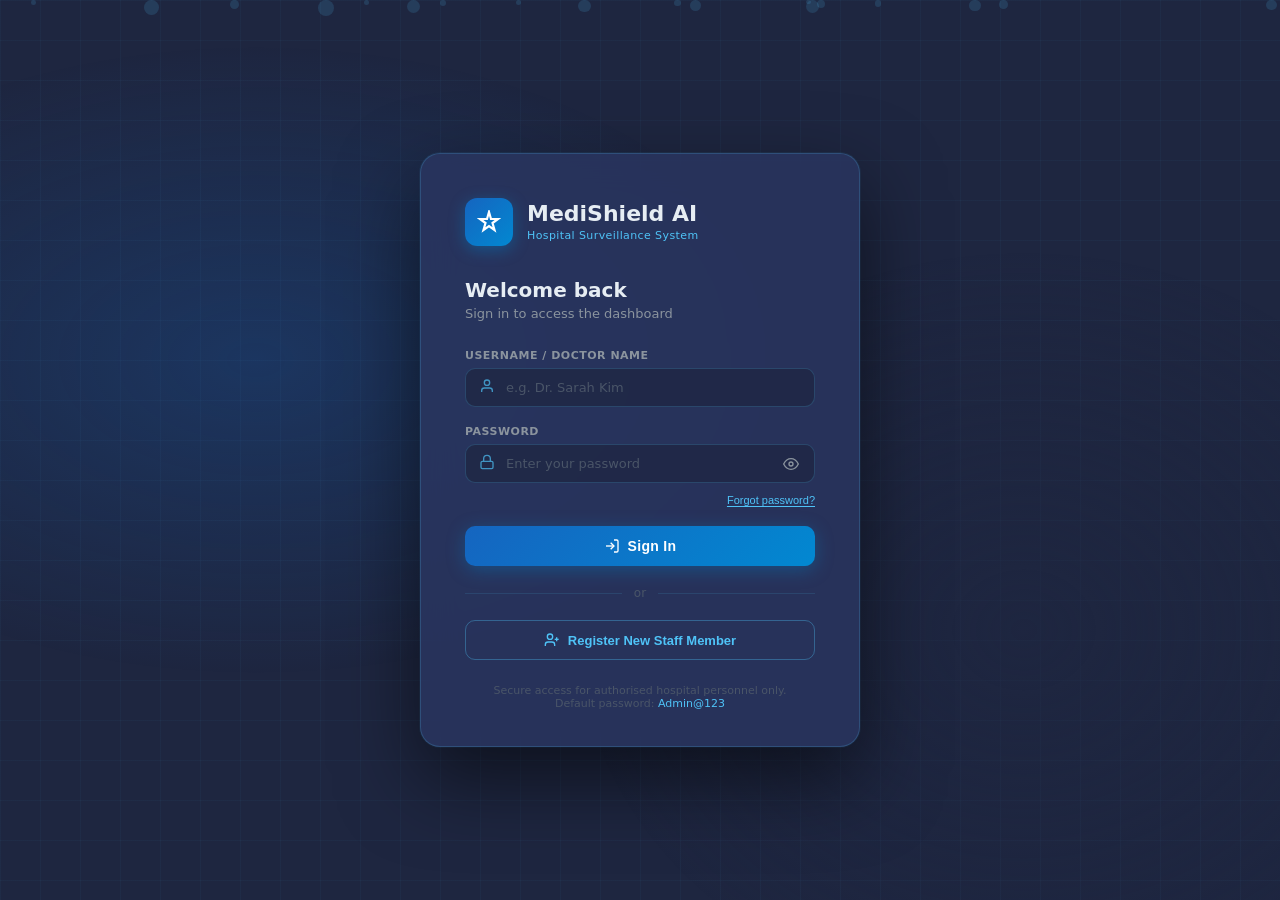
<file: minki/login.html>
<!DOCTYPE html>
<html lang="en" data-theme="dark">
<head>
  <meta charset="UTF-8" />
  <meta name="viewport" content="width=device-width, initial-scale=1.0" />
  <title>MediShield AI – Login</title>
  <style>
    /* ── Reset & Base ── */
    *, *::before, *::after { box-sizing: border-box; margin: 0; padding: 0; }
    html, body {
      height: 100%;
      font-family: 'Segoe UI', system-ui, -apple-system, sans-serif;
      background: #1e2640;
      color: #e6edf3;
      overflow: hidden;
    }

    /* ── Animated background grid ── */
    .bg-grid {
      position: fixed; inset: 0; z-index: 0;
      background-image:
        linear-gradient(rgba(79,195,247,0.04) 1px, transparent 1px),
        linear-gradient(90deg, rgba(79,195,247,0.04) 1px, transparent 1px);
      background-size: 40px 40px;
    }
    .bg-glow {
      position: fixed; inset: 0; z-index: 0;
      background:
        radial-gradient(ellipse 60% 50% at 20% 40%, rgba(21,101,192,0.25) 0%, transparent 70%),
        radial-gradient(ellipse 50% 60% at 80% 70%, rgba(30,38,64,0.6) 0%, transparent 70%);
    }

    /* ── Floating particles ── */
    .particles { position: fixed; inset: 0; z-index: 0; overflow: hidden; }
    .particle {
      position: absolute; border-radius: 50%;
      background: rgba(79,195,247,0.15);
      animation: floatUp linear infinite;
    }
    @keyframes floatUp {
      0%   { transform: translateY(100vh) scale(0); opacity: 0; }
      10%  { opacity: 1; }
      90%  { opacity: 0.6; }
      100% { transform: translateY(-10vh) scale(1); opacity: 0; }
    }

    /* ── Page layout ── */
    .page {
      position: relative; z-index: 1;
      min-height: 100vh;
      display: flex;
      align-items: center;
      justify-content: center;
      padding: 20px;
    }

    /* ── Login card ── */
    .login-card {
      background: rgba(42, 54, 96, 0.85);
      border: 1px solid rgba(79,195,247,0.2);
      border-radius: 20px;
      padding: 44px 44px 36px;
      width: 100%;
      max-width: 440px;
      backdrop-filter: blur(18px);
      box-shadow: 0 32px 80px rgba(0,0,0,0.55), 0 0 0 1px rgba(79,195,247,0.08);
      animation: cardIn 0.45s cubic-bezier(0.22,1,0.36,1) both;
    }
    @keyframes cardIn {
      from { opacity: 0; transform: translateY(28px) scale(0.97); }
      to   { opacity: 1; transform: translateY(0) scale(1); }
    }

    /* ── Brand ── */
    .brand {
      display: flex; align-items: center; gap: 14px;
      margin-bottom: 32px;
    }
    .brand-icon {
      width: 48px; height: 48px; border-radius: 12px;
      background: linear-gradient(135deg, #1565c0, #0288d1);
      display: flex; align-items: center; justify-content: center;
      flex-shrink: 0;
      box-shadow: 0 4px 16px rgba(2,136,209,0.4);
    }
    .brand-name  { font-size: 22px; font-weight: 800; color: #e6edf3; line-height: 1.1; }
    .brand-sub   { font-size: 11px; color: #4fc3f7; margin-top: 2px; letter-spacing: 0.4px; }

    .login-title { font-size: 20px; font-weight: 700; color: #e6edf3; margin-bottom: 4px; }
    .login-sub   { font-size: 13px; color: #8b949e; margin-bottom: 28px; }

    /* ── Form fields ── */
    .field { margin-bottom: 18px; }
    .field label {
      display: block; font-size: 11px; font-weight: 600;
      color: #8b949e; text-transform: uppercase; letter-spacing: 0.5px;
      margin-bottom: 6px;
    }
    .field-wrap { position: relative; }
    .field-wrap .field-icon {
      position: absolute; left: 14px; top: 50%; transform: translateY(-50%);
      color: #4fc3f7; opacity: 0.7; pointer-events: none;
    }
    .field input, .field select {
      width: 100%;
      background: rgba(30,38,64,0.7);
      border: 1px solid rgba(79,195,247,0.2);
      border-radius: 10px;
      padding: 11px 14px 11px 40px;
      font-size: 13px; color: #e6edf3;
      outline: none;
      transition: border-color 0.2s, box-shadow 0.2s;
      font-family: inherit;
    }
    .field input::placeholder { color: #4a5568; }
    .field input:focus, .field select:focus {
      border-color: #4fc3f7;
      box-shadow: 0 0 0 3px rgba(79,195,247,0.15);
    }
    .field select { appearance: none; cursor: pointer; }
    .field select option { background: #1e2640; color: #e6edf3; }

    /* password toggle */
    .pw-toggle {
      position: absolute; right: 12px; top: 50%; transform: translateY(-50%);
      background: none; border: none; color: #8b949e; cursor: pointer; padding: 4px;
      display: flex; align-items: center;
      transition: color 0.2s;
    }
    .pw-toggle:hover { color: #4fc3f7; }

    /* ── Error box ── */
    .error-box {
      display: none;
      background: rgba(244,67,54,0.12);
      border: 1px solid rgba(244,67,54,0.35);
      border-radius: 8px;
      padding: 10px 14px;
      font-size: 12px; color: #ef5350;
      margin-bottom: 16px;
    }

    /* ── Buttons ── */
    .btn-primary {
      width: 100%;
      background: linear-gradient(135deg, #1565c0, #0288d1);
      border: none; border-radius: 10px;
      color: #fff; font-size: 14px; font-weight: 700;
      padding: 12px;
      cursor: pointer;
      transition: opacity 0.2s, transform 0.1s;
      display: flex; align-items: center; justify-content: center; gap: 8px;
      letter-spacing: 0.3px;
      box-shadow: 0 4px 18px rgba(2,136,209,0.35);
    }
    .btn-primary:hover  { opacity: 0.92; }
    .btn-primary:active { transform: scale(0.98); }
    .btn-primary:disabled { opacity: 0.55; cursor: not-allowed; }

    .divider {
      display: flex; align-items: center; gap: 12px;
      margin: 20px 0;
      color: #4a5568; font-size: 12px;
    }
    .divider::before, .divider::after {
      content: ''; flex: 1; height: 1px; background: rgba(79,195,247,0.12);
    }

    .btn-register {
      width: 100%;
      background: transparent;
      border: 1px solid rgba(79,195,247,0.35);
      border-radius: 10px;
      color: #4fc3f7; font-size: 13px; font-weight: 600;
      padding: 11px;
      cursor: pointer;
      transition: background 0.2s, border-color 0.2s;
      display: flex; align-items: center; justify-content: center; gap: 8px;
    }
    .btn-register:hover {
      background: rgba(79,195,247,0.08);
      border-color: #4fc3f7;
    }

    /* ── Footer hint ── */
    .login-footer {
      margin-top: 24px; text-align: center;
      font-size: 11px; color: #4a5568;
    }
    .login-footer span { color: #4fc3f7; }

    /* ══════════════════════════════════════════════
       REGISTER MODAL
    ══════════════════════════════════════════════ */
    .reg-overlay {
      position: fixed; inset: 0;
      background: rgba(0,0,0,0.72);
      backdrop-filter: blur(6px);
      z-index: 500;
      display: flex; align-items: center; justify-content: center;
      padding: 20px;
      animation: fadeIn 0.2s ease;
    }
    .reg-overlay.hidden { display: none; }
    @keyframes fadeIn { from { opacity: 0; } to { opacity: 1; } }

    .reg-card {
      background: #232e4f;
      border: 1px solid rgba(79,195,247,0.2);
      border-radius: 18px;
      width: 100%; max-width: 520px;
      max-height: 90vh;
      overflow-y: auto;
      box-shadow: 0 32px 80px rgba(0,0,0,0.6);
      animation: cardIn 0.3s cubic-bezier(0.22,1,0.36,1) both;
    }

    .reg-header {
      display: flex; align-items: center; justify-content: space-between;
      padding: 22px 28px 16px;
      border-bottom: 1px solid rgba(79,195,247,0.12);
      background: rgba(30,38,64,0.6);
      border-radius: 18px 18px 0 0;
    }
    .reg-title { font-size: 17px; font-weight: 700; color: #e6edf3; }
    .reg-sub   { font-size: 11px; color: #8b949e; margin-top: 2px; }

    .reg-close {
      background: rgba(255,255,255,0.06);
      border: 1px solid rgba(79,195,247,0.15);
      color: #8b949e; border-radius: 8px;
      width: 32px; height: 32px;
      display: flex; align-items: center; justify-content: center;
      cursor: pointer; font-size: 16px; flex-shrink: 0;
      transition: all 0.2s;
    }
    .reg-close:hover { background: rgba(244,67,54,0.15); color: #ef5350; border-color: rgba(244,67,54,0.3); }

    .reg-body { padding: 24px 28px 28px; }

    /* role pills */
    .role-pills {
      display: flex; flex-wrap: wrap; gap: 8px;
      margin-bottom: 20px;
    }
    .role-pill {
      padding: 7px 14px; border-radius: 20px; font-size: 12px; font-weight: 600;
      border: 1px solid rgba(79,195,247,0.25);
      color: #8b949e; background: rgba(30,38,64,0.5);
      cursor: pointer; transition: all 0.2s;
      user-select: none;
    }
    .role-pill:hover  { border-color: #4fc3f7; color: #4fc3f7; }
    .role-pill.active {
      background: rgba(21,101,192,0.3);
      border-color: #4fc3f7; color: #4fc3f7;
    }

    .reg-grid {
      display: grid; grid-template-columns: 1fr 1fr; gap: 14px;
    }
    .reg-grid .full { grid-column: 1 / -1; }

    /* reuse .field styles for reg form */
    .reg-error {
      display: none;
      background: rgba(244,67,54,0.12);
      border: 1px solid rgba(244,67,54,0.35);
      border-radius: 8px;
      padding: 10px 14px;
      font-size: 12px; color: #ef5350;
      margin-bottom: 14px;
    }
    .reg-success {
      display: none;
      background: rgba(76,175,80,0.12);
      border: 1px solid rgba(76,175,80,0.35);
      border-radius: 8px;
      padding: 10px 14px;
      font-size: 12px; color: #66bb6a;
      margin-bottom: 14px;
    }

    .reg-footer {
      display: flex; justify-content: flex-end; gap: 10px; margin-top: 20px;
    }
    .btn-cancel {
      background: transparent; border: 1px solid rgba(79,195,247,0.2);
      border-radius: 10px; color: #8b949e; font-size: 13px;
      padding: 10px 20px; cursor: pointer; transition: all 0.2s;
    }
    .btn-cancel:hover { border-color: #4fc3f7; color: #4fc3f7; }

    .btn-submit {
      background: linear-gradient(135deg, #1565c0, #0288d1);
      border: none; border-radius: 10px;
      color: #fff; font-size: 13px; font-weight: 700;
      padding: 10px 24px; cursor: pointer;
      transition: opacity 0.2s;
      box-shadow: 0 4px 14px rgba(2,136,209,0.3);
    }
    .btn-submit:hover { opacity: 0.9; }
    .btn-submit:disabled { opacity: 0.5; cursor: not-allowed; }

    /* ── Scrollbar ── */
    ::-webkit-scrollbar { width: 5px; }
    ::-webkit-scrollbar-track { background: transparent; }
    ::-webkit-scrollbar-thumb { background: rgba(79,195,247,0.2); border-radius: 3px; }

    /* ── Forgot password link ── */
    .forgot-link {
      background: none; border: none; padding: 0;
      color: #4fc3f7; font-size: 11px; font-weight: 500;
      cursor: pointer; text-decoration: underline;
      text-underline-offset: 2px;
      transition: color 0.2s;
    }
    .forgot-link:hover { color: #81d4fa; }

    /* ══════════════════════════════════════════════
       FORGOT PASSWORD MODAL
    ══════════════════════════════════════════════ */
    .fp-overlay {
      position: fixed; inset: 0;
      background: rgba(0,0,0,0.72);
      backdrop-filter: blur(6px);
      z-index: 600;
      display: flex; align-items: center; justify-content: center;
      padding: 20px;
      animation: fadeIn 0.2s ease;
    }
    .fp-overlay.hidden { display: none; }

    .fp-card {
      background: #232e4f;
      border: 1px solid rgba(79,195,247,0.2);
      border-radius: 18px;
      width: 100%; max-width: 440px;
      box-shadow: 0 32px 80px rgba(0,0,0,0.6);
      overflow: hidden;
      animation: cardIn 0.3s cubic-bezier(0.22,1,0.36,1) both;
    }

    .fp-header {
      display: flex; align-items: flex-start; justify-content: space-between;
      padding: 22px 24px 16px;
      border-bottom: 1px solid rgba(79,195,247,0.1);
      background: rgba(30,38,64,0.6);
    }
    .fp-icon {
      width: 40px; height: 40px; border-radius: 10px; flex-shrink: 0;
      background: rgba(79,195,247,0.12);
      border: 1px solid rgba(79,195,247,0.2);
      display: flex; align-items: center; justify-content: center;
      color: #4fc3f7; margin-right: 12px;
    }
    .fp-title { font-size: 16px; font-weight: 700; color: #e6edf3; }
    .fp-sub   { font-size: 11px; color: #8b949e; margin-top: 3px; line-height: 1.5; }

    .fp-close {
      background: rgba(255,255,255,0.06);
      border: 1px solid rgba(79,195,247,0.15);
      color: #8b949e; border-radius: 8px;
      width: 30px; height: 30px; flex-shrink: 0;
      display: flex; align-items: center; justify-content: center;
      cursor: pointer; font-size: 15px;
      transition: all 0.2s;
    }
    .fp-close:hover { background: rgba(244,67,54,0.15); color: #ef5350; }

    .fp-body { padding: 22px 24px 24px; }

    /* Step indicator */
    .fp-steps {
      display: flex; align-items: center; gap: 0;
      margin-bottom: 22px;
    }
    .fp-step {
      display: flex; flex-direction: column; align-items: center; flex: 1;
    }
    .fp-step-dot {
      width: 28px; height: 28px; border-radius: 50%;
      display: flex; align-items: center; justify-content: center;
      font-size: 11px; font-weight: 700;
      border: 2px solid rgba(79,195,247,0.3);
      color: #4a5568; background: rgba(30,38,64,0.5);
      transition: all 0.3s;
    }
    .fp-step.active .fp-step-dot {
      border-color: #4fc3f7; color: #4fc3f7;
      background: rgba(79,195,247,0.12);
      box-shadow: 0 0 0 4px rgba(79,195,247,0.1);
    }
    .fp-step.done .fp-step-dot {
      border-color: #4caf50; color: #fff;
      background: #4caf50;
    }
    .fp-step-label {
      font-size: 9px; color: #4a5568; margin-top: 4px;
      text-transform: uppercase; letter-spacing: 0.4px; text-align: center;
    }
    .fp-step.active .fp-step-label { color: #4fc3f7; }
    .fp-step.done  .fp-step-label  { color: #4caf50; }
    .fp-step-line {
      flex: 1; height: 2px;
      background: rgba(79,195,247,0.15);
      margin-bottom: 18px; /* align with dots */
      transition: background 0.3s;
    }
    .fp-step-line.done { background: #4caf50; }

    /* step panels */
    .fp-panel { display: none; }
    .fp-panel.active { display: block; }

    .fp-error {
      display: none;
      background: rgba(244,67,54,0.12);
      border: 1px solid rgba(244,67,54,0.3);
      border-radius: 8px; padding: 9px 13px;
      font-size: 12px; color: #ef5350; margin-bottom: 14px;
    }
    .fp-success {
      display: none;
      background: rgba(76,175,80,0.12);
      border: 1px solid rgba(76,175,80,0.3);
      border-radius: 8px; padding: 9px 13px;
      font-size: 12px; color: #66bb6a; margin-bottom: 14px;
    }

    .fp-btn-row {
      display: flex; gap: 10px; justify-content: flex-end; margin-top: 18px;
    }
    .fp-btn-back {
      background: transparent; border: 1px solid rgba(79,195,247,0.2);
      border-radius: 10px; color: #8b949e; font-size: 13px;
      padding: 10px 18px; cursor: pointer; transition: all 0.2s;
    }
    .fp-btn-back:hover { border-color: #4fc3f7; color: #4fc3f7; }
    .fp-btn-next {
      background: linear-gradient(135deg, #1565c0, #0288d1);
      border: none; border-radius: 10px; color: #fff;
      font-size: 13px; font-weight: 700; padding: 10px 22px;
      cursor: pointer; transition: opacity 0.2s;
      box-shadow: 0 4px 14px rgba(2,136,209,0.3);
    }
    .fp-btn-next:hover    { opacity: 0.9; }
    .fp-btn-next:disabled { opacity: 0.5; cursor: not-allowed; }

    /* success check animation */
    .fp-check-circle {
      width: 64px; height: 64px; border-radius: 50%;
      background: rgba(76,175,80,0.15);
      border: 2px solid #4caf50;
      display: flex; align-items: center; justify-content: center;
      margin: 8px auto 16px;
      font-size: 28px;
      animation: popIn 0.4s cubic-bezier(0.22,1,0.36,1);
    }
    @keyframes popIn {
      from { transform: scale(0.5); opacity: 0; }
      to   { transform: scale(1);   opacity: 1; }
    }
  </style>
</head>
<body>

  <!-- Background layers -->
  <div class="bg-grid"></div>
  <div class="bg-glow"></div>
  <div class="particles" id="particles"></div>

  <!-- ══ LOGIN CARD ══ -->
  <div class="page">
    <div class="login-card">

      <!-- Brand -->
      <div class="brand">
        <div class="brand-icon">
          <svg width="24" height="24" viewBox="0 0 24 24" fill="none" stroke="#fff" stroke-width="2.2">
            <path d="M12 2l2 7h7l-5.5 4 2 7L12 16l-5.5 4 2-7L3 9h7z"/>
          </svg>
        </div>
        <div>
          <div class="brand-name">MediShield AI</div>
          <div class="brand-sub">Hospital Surveillance System</div>
        </div>
      </div>

      <div class="login-title">Welcome back</div>
      <div class="login-sub">Sign in to access the dashboard</div>

      <!-- Error -->
      <div class="error-box" id="loginError"></div>

      <!-- Form -->
      <form id="loginForm" onsubmit="handleLogin(event)" autocomplete="off">

        <div class="field">
          <label>Username / Doctor Name</label>
          <div class="field-wrap">
            <span class="field-icon">
              <svg width="16" height="16" viewBox="0 0 24 24" fill="none" stroke="currentColor" stroke-width="2">
                <path d="M20 21v-2a4 4 0 0 0-4-4H8a4 4 0 0 0-4 4v2"/>
                <circle cx="12" cy="7" r="4"/>
              </svg>
            </span>
            <input type="text" id="loginUsername" placeholder="e.g. Dr. Sarah Kim" required autocomplete="username" />
          </div>
        </div>

        <div class="field">
          <label>Password</label>
          <div class="field-wrap">
            <span class="field-icon">
              <svg width="16" height="16" viewBox="0 0 24 24" fill="none" stroke="currentColor" stroke-width="2">
                <rect x="3" y="11" width="18" height="11" rx="2" ry="2"/>
                <path d="M7 11V7a5 5 0 0 1 10 0v4"/>
              </svg>
            </span>
            <input type="password" id="loginPassword" placeholder="Enter your password" required autocomplete="current-password" />
            <button type="button" class="pw-toggle" onclick="togglePw('loginPassword', this)" tabindex="-1">
              <svg width="16" height="16" viewBox="0 0 24 24" fill="none" stroke="currentColor" stroke-width="2" id="eyeIcon">
                <path d="M1 12s4-8 11-8 11 8 11 8-4 8-11 8-11-8-11-8z"/>
                <circle cx="12" cy="12" r="3"/>
              </svg>
            </button>
          </div>
          <div style="text-align:right;margin-top:6px">
            <button type="button" class="forgot-link" onclick="openForgot()">Forgot password?</button>
          </div>
        </div>

        <button type="submit" class="btn-primary" id="loginBtn">
          <svg width="16" height="16" viewBox="0 0 24 24" fill="none" stroke="currentColor" stroke-width="2">
            <path d="M15 3h4a2 2 0 0 1 2 2v14a2 2 0 0 1-2 2h-4"/>
            <polyline points="10 17 15 12 10 7"/>
            <line x1="15" y1="12" x2="3" y2="12"/>
          </svg>
          Sign In
        </button>

      </form>

      <div class="divider">or</div>

      <button class="btn-register" onclick="openRegister()">
        <svg width="16" height="16" viewBox="0 0 24 24" fill="none" stroke="currentColor" stroke-width="2">
          <path d="M16 21v-2a4 4 0 0 0-4-4H6a4 4 0 0 0-4 4v2"/>
          <circle cx="9" cy="7" r="4"/>
          <line x1="19" y1="8" x2="19" y2="14"/>
          <line x1="22" y1="11" x2="16" y2="11"/>
        </svg>
        Register New Staff Member
      </button>

      <div class="login-footer">
        Secure access for authorised hospital personnel only.<br/>
        Default password: <span>Admin@123</span>
      </div>

    </div>
  </div>

  <!-- ══ REGISTER MODAL ══ -->
  <div class="reg-overlay hidden" id="regOverlay">
    <div class="reg-card">

      <div class="reg-header">
        <div>
          <div class="reg-title">Register New Staff Member</div>
          <div class="reg-sub">Add a doctor, nurse, lab assistant, or hospital member</div>
        </div>
        <button class="reg-close" onclick="closeRegister()">✕</button>
      </div>

      <div class="reg-body">

        <!-- Role selector -->
        <div style="font-size:11px;color:#8b949e;text-transform:uppercase;letter-spacing:0.5px;margin-bottom:10px;font-weight:600">Select Role</div>
        <div class="role-pills" id="rolePills">
          <div class="role-pill active" data-role="Doctor"          onclick="selectRole(this)">🩺 Doctor</div>
          <div class="role-pill"        data-role="Nurse"           onclick="selectRole(this)">💉 Nurse</div>
          <div class="role-pill"        data-role="Lab Assistant"   onclick="selectRole(this)">🔬 Lab Assistant</div>
          <div class="role-pill"        data-role="Pharmacist"      onclick="selectRole(this)">💊 Pharmacist</div>
          <div class="role-pill"        data-role="Radiologist"     onclick="selectRole(this)">🩻 Radiologist</div>
          <div class="role-pill"        data-role="Administrator"   onclick="selectRole(this)">🏥 Administrator</div>
          <div class="role-pill"        data-role="Hospital Member" onclick="selectRole(this)">👤 Hospital Member</div>
        </div>

        <div class="reg-error"   id="regError"></div>
        <div class="reg-success" id="regSuccess"></div>

        <form id="regForm" onsubmit="handleRegister(event)" autocomplete="off">

          <div class="reg-grid">

            <div class="field full">
              <label>Full Name <span style="color:#ef5350">*</span></label>
              <div class="field-wrap">
                <span class="field-icon">
                  <svg width="15" height="15" viewBox="0 0 24 24" fill="none" stroke="currentColor" stroke-width="2">
                    <path d="M20 21v-2a4 4 0 0 0-4-4H8a4 4 0 0 0-4 4v2"/>
                    <circle cx="12" cy="7" r="4"/>
                  </svg>
                </span>
                <input type="text" id="regName" placeholder="e.g. Dr. John Smith" required />
              </div>
            </div>

            <div class="field">
              <label>Department <span style="color:#ef5350">*</span></label>
              <div class="field-wrap">
                <span class="field-icon">
                  <svg width="15" height="15" viewBox="0 0 24 24" fill="none" stroke="currentColor" stroke-width="2">
                    <rect x="2" y="7" width="20" height="14" rx="2"/><path d="M16 7V5a2 2 0 0 0-2-2h-4a2 2 0 0 0-2 2v2"/>
                  </svg>
                </span>
                <select id="regDept" required style="padding-left:40px">
                  <option value="">Select department...</option>
                  <option>ICU</option>
                  <option>Emergency</option>
                  <option>General Medicine</option>
                  <option>Surgery</option>
                  <option>Cardiology</option>
                  <option>Neurology</option>
                  <option>Oncology</option>
                  <option>Paediatrics</option>
                  <option>Microbiology</option>
                  <option>Radiology</option>
                  <option>Nephrology</option>
                  <option>Gastroenterology</option>
                  <option>Respiratory</option>
                  <option>Pharmacy</option>
                  <option>Laboratory</option>
                  <option>All Departments</option>
                </select>
              </div>
            </div>

            <div class="field">
              <label>Employee ID</label>
              <div class="field-wrap">
                <span class="field-icon">
                  <svg width="15" height="15" viewBox="0 0 24 24" fill="none" stroke="currentColor" stroke-width="2">
                    <rect x="2" y="5" width="20" height="14" rx="2"/><line x1="2" y1="10" x2="22" y2="10"/>
                  </svg>
                </span>
                <input type="text" id="regEmpId" placeholder="e.g. EMP-4021" />
              </div>
            </div>

            <div class="field">
              <label>Password <span style="color:#ef5350">*</span></label>
              <div class="field-wrap">
                <span class="field-icon">
                  <svg width="15" height="15" viewBox="0 0 24 24" fill="none" stroke="currentColor" stroke-width="2">
                    <rect x="3" y="11" width="18" height="11" rx="2"/><path d="M7 11V7a5 5 0 0 1 10 0v4"/>
                  </svg>
                </span>
                <input type="password" id="regPassword" placeholder="Min. 6 characters" required />
                <button type="button" class="pw-toggle" onclick="togglePw('regPassword', this)" tabindex="-1">
                  <svg width="15" height="15" viewBox="0 0 24 24" fill="none" stroke="currentColor" stroke-width="2">
                    <path d="M1 12s4-8 11-8 11 8 11 8-4 8-11 8-11-8-11-8z"/>
                    <circle cx="12" cy="12" r="3"/>
                  </svg>
                </button>
              </div>
            </div>

            <div class="field">
              <label>Confirm Password <span style="color:#ef5350">*</span></label>
              <div class="field-wrap">
                <span class="field-icon">
                  <svg width="15" height="15" viewBox="0 0 24 24" fill="none" stroke="currentColor" stroke-width="2">
                    <rect x="3" y="11" width="18" height="11" rx="2"/><path d="M7 11V7a5 5 0 0 1 10 0v4"/>
                  </svg>
                </span>
                <input type="password" id="regConfirm" placeholder="Repeat password" required />
              </div>
            </div>

          </div>

          <div class="reg-footer">
            <button type="button" class="btn-cancel" onclick="closeRegister()">Cancel</button>
            <button type="submit" class="btn-submit" id="regSubmitBtn">Create Account</button>
          </div>

        </form>
      </div>
    </div>
  </div>

  <!-- ══ FORGOT PASSWORD MODAL ══ -->
  <div class="fp-overlay hidden" id="fpOverlay">
    <div class="fp-card">

      <div class="fp-header">
        <div style="display:flex;align-items:flex-start;gap:12px">
          <div class="fp-icon">
            <svg width="20" height="20" viewBox="0 0 24 24" fill="none" stroke="currentColor" stroke-width="2">
              <rect x="3" y="11" width="18" height="11" rx="2"/>
              <path d="M7 11V7a5 5 0 0 1 9.9-1"/>
              <line x1="12" y1="16" x2="12" y2="16.01"/>
            </svg>
          </div>
          <div>
            <div class="fp-title">Reset Password</div>
            <div class="fp-sub">Verify your identity, then set a new password.</div>
          </div>
        </div>
        <button class="fp-close" onclick="closeForgot()">✕</button>
      </div>

      <div class="fp-body">

        <!-- Step indicator -->
        <div class="fp-steps">
          <div class="fp-step active" id="fpStep1">
            <div class="fp-step-dot">1</div>
            <div class="fp-step-label">Verify</div>
          </div>
          <div class="fp-step-line" id="fpLine1"></div>
          <div class="fp-step active" id="fpStep2Ind" style="opacity:0.4">
            <div class="fp-step-dot">2</div>
            <div class="fp-step-label">New Password</div>
          </div>
          <div class="fp-step-line" id="fpLine2"></div>
          <div class="fp-step" id="fpStep3Ind" style="opacity:0.4">
            <div class="fp-step-dot">3</div>
            <div class="fp-step-label">Done</div>
          </div>
        </div>

        <!-- ── Panel 1: Identity Verification ── -->
        <div class="fp-panel active" id="fpPanel1">
          <div class="fp-error" id="fpErr1"></div>

          <div class="field">
            <label>Full Name / Username <span style="color:#ef5350">*</span></label>
            <div class="field-wrap">
              <span class="field-icon">
                <svg width="15" height="15" viewBox="0 0 24 24" fill="none" stroke="currentColor" stroke-width="2">
                  <path d="M20 21v-2a4 4 0 0 0-4-4H8a4 4 0 0 0-4 4v2"/>
                  <circle cx="12" cy="7" r="4"/>
                </svg>
              </span>
              <input type="text" id="fpUsername" placeholder="e.g. Dr. Sarah Kim" required />
            </div>
          </div>

          <div class="field">
            <label>Department <span style="color:#ef5350">*</span></label>
            <div class="field-wrap">
              <span class="field-icon">
                <svg width="15" height="15" viewBox="0 0 24 24" fill="none" stroke="currentColor" stroke-width="2">
                  <rect x="2" y="7" width="20" height="14" rx="2"/>
                  <path d="M16 7V5a2 2 0 0 0-2-2h-4a2 2 0 0 0-2 2v2"/>
                </svg>
              </span>
              <select id="fpDept" required style="padding-left:40px;width:100%;background:rgba(30,38,64,0.7);border:1px solid rgba(79,195,247,0.2);border-radius:10px;padding:11px 14px 11px 40px;font-size:13px;color:#e6edf3;outline:none;font-family:inherit;appearance:none">
                <option value="">Select your department...</option>
                <option>All Departments</option>
                <option>ICU</option>
                <option>Emergency</option>
                <option>General Medicine</option>
                <option>Surgery</option>
                <option>Cardiology</option>
                <option>Neurology</option>
                <option>Oncology</option>
                <option>Paediatrics</option>
                <option>Microbiology</option>
                <option>Radiology</option>
                <option>Nephrology</option>
                <option>Gastroenterology</option>
                <option>Respiratory</option>
                <option>Pharmacy</option>
                <option>Laboratory</option>
              </select>
            </div>
          </div>

          <div class="field">
            <label>Role <span style="color:#ef5350">*</span></label>
            <div class="field-wrap">
              <span class="field-icon">
                <svg width="15" height="15" viewBox="0 0 24 24" fill="none" stroke="currentColor" stroke-width="2">
                  <path d="M12 22s8-4 8-10V5l-8-3-8 3v7c0 6 8 10 8 10z"/>
                </svg>
              </span>
              <select id="fpRole" required style="padding-left:40px;width:100%;background:rgba(30,38,64,0.7);border:1px solid rgba(79,195,247,0.2);border-radius:10px;padding:11px 14px 11px 40px;font-size:13px;color:#e6edf3;outline:none;font-family:inherit;appearance:none">
                <option value="">Select your role...</option>
                <option>Doctor</option>
                <option>Administrator</option>
                <option>Nurse</option>
                <option>Lab Assistant</option>
                <option>Pharmacist</option>
                <option>Radiologist</option>
                <option>Hospital Member</option>
              </select>
            </div>
          </div>

          <div class="fp-btn-row">
            <button class="fp-btn-back" onclick="closeForgot()">Cancel</button>
            <button class="fp-btn-next" id="fpVerifyBtn" onclick="fpVerify()">
              Verify Identity →
            </button>
          </div>
        </div>

        <!-- ── Panel 2: Set New Password ── -->
        <div class="fp-panel" id="fpPanel2">
          <div class="fp-error" id="fpErr2"></div>

          <div style="background:rgba(76,175,80,0.08);border:1px solid rgba(76,175,80,0.25);border-radius:8px;padding:10px 14px;font-size:12px;color:#66bb6a;margin-bottom:16px;display:flex;align-items:center;gap:8px">
            <svg width="14" height="14" viewBox="0 0 24 24" fill="none" stroke="currentColor" stroke-width="2.5"><path d="M22 11.08V12a10 10 0 1 1-5.93-9.14"/><polyline points="22 4 12 14.01 9 11.01"/></svg>
            Identity verified. Set your new password below.
          </div>

          <div class="field">
            <label>New Password <span style="color:#ef5350">*</span></label>
            <div class="field-wrap">
              <span class="field-icon">
                <svg width="15" height="15" viewBox="0 0 24 24" fill="none" stroke="currentColor" stroke-width="2">
                  <rect x="3" y="11" width="18" height="11" rx="2"/>
                  <path d="M7 11V7a5 5 0 0 1 10 0v4"/>
                </svg>
              </span>
              <input type="password" id="fpNewPw" placeholder="Min. 6 characters" />
              <button type="button" class="pw-toggle" onclick="togglePw('fpNewPw', this)" tabindex="-1">
                <svg width="15" height="15" viewBox="0 0 24 24" fill="none" stroke="currentColor" stroke-width="2">
                  <path d="M1 12s4-8 11-8 11 8 11 8-4 8-11 8-11-8-11-8z"/>
                  <circle cx="12" cy="12" r="3"/>
                </svg>
              </button>
            </div>
            <!-- strength bar -->
            <div style="margin-top:8px">
              <div style="height:4px;border-radius:2px;background:rgba(79,195,247,0.1);overflow:hidden">
                <div id="fpPwStrengthBar" style="height:100%;width:0%;border-radius:2px;transition:width 0.3s,background 0.3s"></div>
              </div>
              <div id="fpPwStrengthLabel" style="font-size:10px;color:#4a5568;margin-top:4px"></div>
            </div>
          </div>

          <div class="field">
            <label>Confirm New Password <span style="color:#ef5350">*</span></label>
            <div class="field-wrap">
              <span class="field-icon">
                <svg width="15" height="15" viewBox="0 0 24 24" fill="none" stroke="currentColor" stroke-width="2">
                  <rect x="3" y="11" width="18" height="11" rx="2"/>
                  <path d="M7 11V7a5 5 0 0 1 10 0v4"/>
                </svg>
              </span>
              <input type="password" id="fpConfirmPw" placeholder="Re-enter new password" />
              <button type="button" class="pw-toggle" onclick="togglePw('fpConfirmPw', this)" tabindex="-1">
                <svg width="15" height="15" viewBox="0 0 24 24" fill="none" stroke="currentColor" stroke-width="2">
                  <path d="M1 12s4-8 11-8 11 8 11 8-4 8-11 8-11-8-11-8z"/>
                  <circle cx="12" cy="12" r="3"/>
                </svg>
              </button>
            </div>
          </div>

          <div class="fp-btn-row">
            <button class="fp-btn-back" onclick="fpGoStep(1)">← Back</button>
            <button class="fp-btn-next" id="fpResetBtn" onclick="fpReset()">
              Reset Password
            </button>
          </div>
        </div>

        <!-- ── Panel 3: Success ── -->
        <div class="fp-panel" id="fpPanel3" style="text-align:center;padding:12px 0">
          <div class="fp-check-circle">✓</div>
          <div style="font-size:16px;font-weight:700;color:#e6edf3;margin-bottom:6px">Password Reset!</div>
          <div style="font-size:13px;color:#8b949e;margin-bottom:20px">
            Your password has been updated successfully.<br/>You can now sign in with your new password.
          </div>
          <button class="fp-btn-next" style="width:100%" onclick="closeForgot()">
            Back to Sign In
          </button>
        </div>

      </div>
    </div>
  </div>

  <script src="auth.js"></script>
  <script>
    'use strict';

    // ── Redirect if already logged in ──────────────────────────
    (function () {
      const s = localStorage.getItem('ms_session');
      if (s) { try { if (JSON.parse(s).username) { window.location.replace('index.html'); } } catch(_){} }
    })();

    // ── Floating particles ──────────────────────────────────────
    (function spawnParticles() {
      const wrap = document.getElementById('particles');
      for (let i = 0; i < 18; i++) {
        const p = document.createElement('div');
        p.className = 'particle';
        const size = 4 + Math.random() * 12;
        p.style.cssText = `
          width:${size}px; height:${size}px;
          left:${Math.random()*100}%;
          animation-duration:${8 + Math.random()*14}s;
          animation-delay:${Math.random()*12}s;
        `;
        wrap.appendChild(p);
      }
    })();

    // ── Toggle password visibility ──────────────────────────────
    function togglePw(inputId, btn) {
      const inp = document.getElementById(inputId);
      const show = inp.type === 'password';
      inp.type = show ? 'text' : 'password';
      btn.querySelector('svg').style.opacity = show ? '0.5' : '1';
    }

    // ── Login ───────────────────────────────────────────────────
    function handleLogin(e) {
      e.preventDefault();
      const username = document.getElementById('loginUsername').value.trim();
      const password = document.getElementById('loginPassword').value;
      const errEl    = document.getElementById('loginError');
      const btn      = document.getElementById('loginBtn');

      errEl.style.display = 'none';
      btn.disabled = true;
      btn.textContent = 'Signing in…';

      setTimeout(() => {
        const result = window.MediAuth.login(username, password);
        if (result.ok) {
          btn.textContent = '✓ Success! Redirecting…';
          setTimeout(() => { window.location.href = 'index.html'; }, 600);
        } else {
          errEl.textContent = '⚠ ' + result.error;
          errEl.style.display = 'block';
          btn.disabled = false;
          btn.innerHTML = `<svg width="16" height="16" viewBox="0 0 24 24" fill="none" stroke="currentColor" stroke-width="2"><path d="M15 3h4a2 2 0 0 1 2 2v14a2 2 0 0 1-2 2h-4"/><polyline points="10 17 15 12 10 7"/><line x1="15" y1="12" x2="3" y2="12"/></svg> Sign In`;
        }
      }, 400);
    }

    // ── Register modal ──────────────────────────────────────────
    let selectedRole = 'Doctor';

    function openRegister() {
      document.getElementById('regOverlay').classList.remove('hidden');
      document.getElementById('regError').style.display   = 'none';
      document.getElementById('regSuccess').style.display = 'none';
      document.getElementById('regForm').reset();
    }

    function closeRegister() {
      document.getElementById('regOverlay').classList.add('hidden');
    }

    function selectRole(el) {
      document.querySelectorAll('.role-pill').forEach(p => p.classList.remove('active'));
      el.classList.add('active');
      selectedRole = el.dataset.role;
    }

    function handleRegister(e) {
      e.preventDefault();
      const name     = document.getElementById('regName').value.trim();
      const dept     = document.getElementById('regDept').value;
      const password = document.getElementById('regPassword').value;
      const confirm  = document.getElementById('regConfirm').value;
      const errEl    = document.getElementById('regError');
      const okEl     = document.getElementById('regSuccess');
      const btn      = document.getElementById('regSubmitBtn');

      errEl.style.display = 'none';
      okEl.style.display  = 'none';

      if (password !== confirm) {
        errEl.textContent = '⚠ Passwords do not match.';
        errEl.style.display = 'block';
        return;
      }

      btn.disabled = true;
      btn.textContent = 'Creating…';

      setTimeout(() => {
        const result = window.MediAuth.register({ username: name, password, role: selectedRole, dept });
        if (result.ok) {
          okEl.textContent = `✓ Account created for ${name} (${selectedRole}). You can now sign in.`;
          okEl.style.display = 'block';
          document.getElementById('regForm').reset();
          // re-select first role pill
          document.querySelectorAll('.role-pill').forEach((p,i) => p.classList.toggle('active', i===0));
          selectedRole = 'Doctor';
        } else {
          errEl.textContent = '⚠ ' + result.error;
          errEl.style.display = 'block';
        }
        btn.disabled = false;
        btn.textContent = 'Create Account';
      }, 350);
    }

    // close overlay on backdrop click
    document.getElementById('regOverlay').addEventListener('click', function(e) {
      if (e.target === this) closeRegister();
    });
    // close on Escape
    document.addEventListener('keydown', e => { if (e.key === 'Escape') { closeRegister(); closeForgot(); } });

    // ── Forgot Password ─────────────────────────────────────────
    function openForgot() {
      document.getElementById('fpOverlay').classList.remove('hidden');
      fpGoStep(1);
      document.getElementById('fpErr1').style.display = 'none';
      document.getElementById('fpErr2').style.display = 'none';
      document.getElementById('fpUsername').value  = '';
      document.getElementById('fpDept').value      = '';
      document.getElementById('fpRole').value      = '';
      document.getElementById('fpNewPw').value     = '';
      document.getElementById('fpConfirmPw').value = '';
      fpPwStrength('');
    }

    function closeForgot() {
      document.getElementById('fpOverlay').classList.add('hidden');
    }

    function fpGoStep(n) {
      [1, 2, 3].forEach(i => {
        document.getElementById('fpPanel' + i).classList.toggle('active', i === n);
      });
      // Update step dots
      const dots = ['fpStep1', 'fpStep2Ind', 'fpStep3Ind'];
      dots.forEach((id, idx) => {
        const el = document.getElementById(id);
        const step = idx + 1;
        el.style.opacity = '1';
        el.classList.remove('active', 'done');
        if (step < n)      el.classList.add('done');
        else if (step === n) el.classList.add('active');
        else { el.style.opacity = '0.4'; }
      });
      // Lines
      const l1 = document.getElementById('fpLine1');
      const l2 = document.getElementById('fpLine2');
      if (n >= 2) l1.classList.add('done'); else l1.classList.remove('done');
      if (n >= 3) l2.classList.add('done'); else l2.classList.remove('done');
    }

    function fpVerify() {
      const username = document.getElementById('fpUsername').value.trim();
      const dept     = document.getElementById('fpDept').value;
      const role     = document.getElementById('fpRole').value;
      const errEl    = document.getElementById('fpErr1');
      const btn      = document.getElementById('fpVerifyBtn');

      errEl.style.display = 'none';
      if (!username || !dept || !role) {
        errEl.textContent = '⚠ Please fill in all fields to verify your identity.';
        errEl.style.display = 'block';
        return;
      }

      btn.disabled = true;
      btn.textContent = 'Verifying…';

      setTimeout(() => {
        const users = window.MediAuth.loadUsers();
        const match = users.find(u =>
          u.username.trim().toLowerCase() === username.toLowerCase() &&
          u.dept.trim().toLowerCase()     === dept.toLowerCase()
        );

        if (!match) {
          errEl.textContent = '⚠ No account found with that name and department. Please check your details.';
          errEl.style.display = 'block';
          btn.disabled = false;
          btn.textContent = 'Verify Identity →';
          return;
        }
        btn.disabled = false;
        btn.textContent = 'Verify Identity →';
        fpGoStep(2);
      }, 400);
    }

    function fpReset() {
      const username  = document.getElementById('fpUsername').value.trim();
      const dept      = document.getElementById('fpDept').value;
      const newPw     = document.getElementById('fpNewPw').value;
      const confirmPw = document.getElementById('fpConfirmPw').value;
      const errEl     = document.getElementById('fpErr2');
      const btn       = document.getElementById('fpResetBtn');

      errEl.style.display = 'none';
      if (!newPw || !confirmPw) {
        errEl.textContent = '⚠ Please enter and confirm your new password.';
        errEl.style.display = 'block'; return;
      }
      if (newPw.length < 6) {
        errEl.textContent = '⚠ Password must be at least 6 characters.';
        errEl.style.display = 'block'; return;
      }
      if (newPw !== confirmPw) {
        errEl.textContent = '⚠ Passwords do not match.';
        errEl.style.display = 'block'; return;
      }

      btn.disabled = true;
      btn.textContent = 'Updating…';

      setTimeout(() => {
        const result = window.MediAuth.resetPassword(username, dept, newPw);
        if (result.ok) {
          fpGoStep(3);
        } else {
          errEl.textContent = '⚠ ' + result.error;
          errEl.style.display = 'block';
        }
        btn.disabled = false;
        btn.textContent = 'Reset Password';
      }, 400);
    }

    // Password strength meter
    function fpPwStrength(pw) {
      const bar   = document.getElementById('fpPwStrengthBar');
      const label = document.getElementById('fpPwStrengthLabel');
      if (!bar || !label) return;
      if (!pw) { bar.style.width = '0%'; label.textContent = ''; return; }
      let score = 0;
      if (pw.length >= 6)  score++;
      if (pw.length >= 10) score++;
      if (/[A-Z]/.test(pw)) score++;
      if (/[0-9]/.test(pw)) score++;
      if (/[^A-Za-z0-9]/.test(pw)) score++;
      const levels = [
        { w:'20%',  bg:'#ef5350', text:'Weak' },
        { w:'40%',  bg:'#ff7043', text:'Fair' },
        { w:'60%',  bg:'#ffa726', text:'Moderate' },
        { w:'80%',  bg:'#29b6f6', text:'Strong' },
        { w:'100%', bg:'#4caf50', text:'Very Strong' },
      ];
      const lvl = levels[Math.min(score - 1, 4)] || levels[0];
      bar.style.width      = lvl.w;
      bar.style.background = lvl.bg;
      label.style.color    = lvl.bg;
      label.textContent    = lvl.text;
    }

    document.addEventListener('input', function(e) {
      if (e.target && e.target.id === 'fpNewPw') fpPwStrength(e.target.value);
    });

    // backdrop close
    document.getElementById('fpOverlay').addEventListener('click', function(e) {
      if (e.target === this) closeForgot();
    });
  </script>
</body>
</html>
</file>
